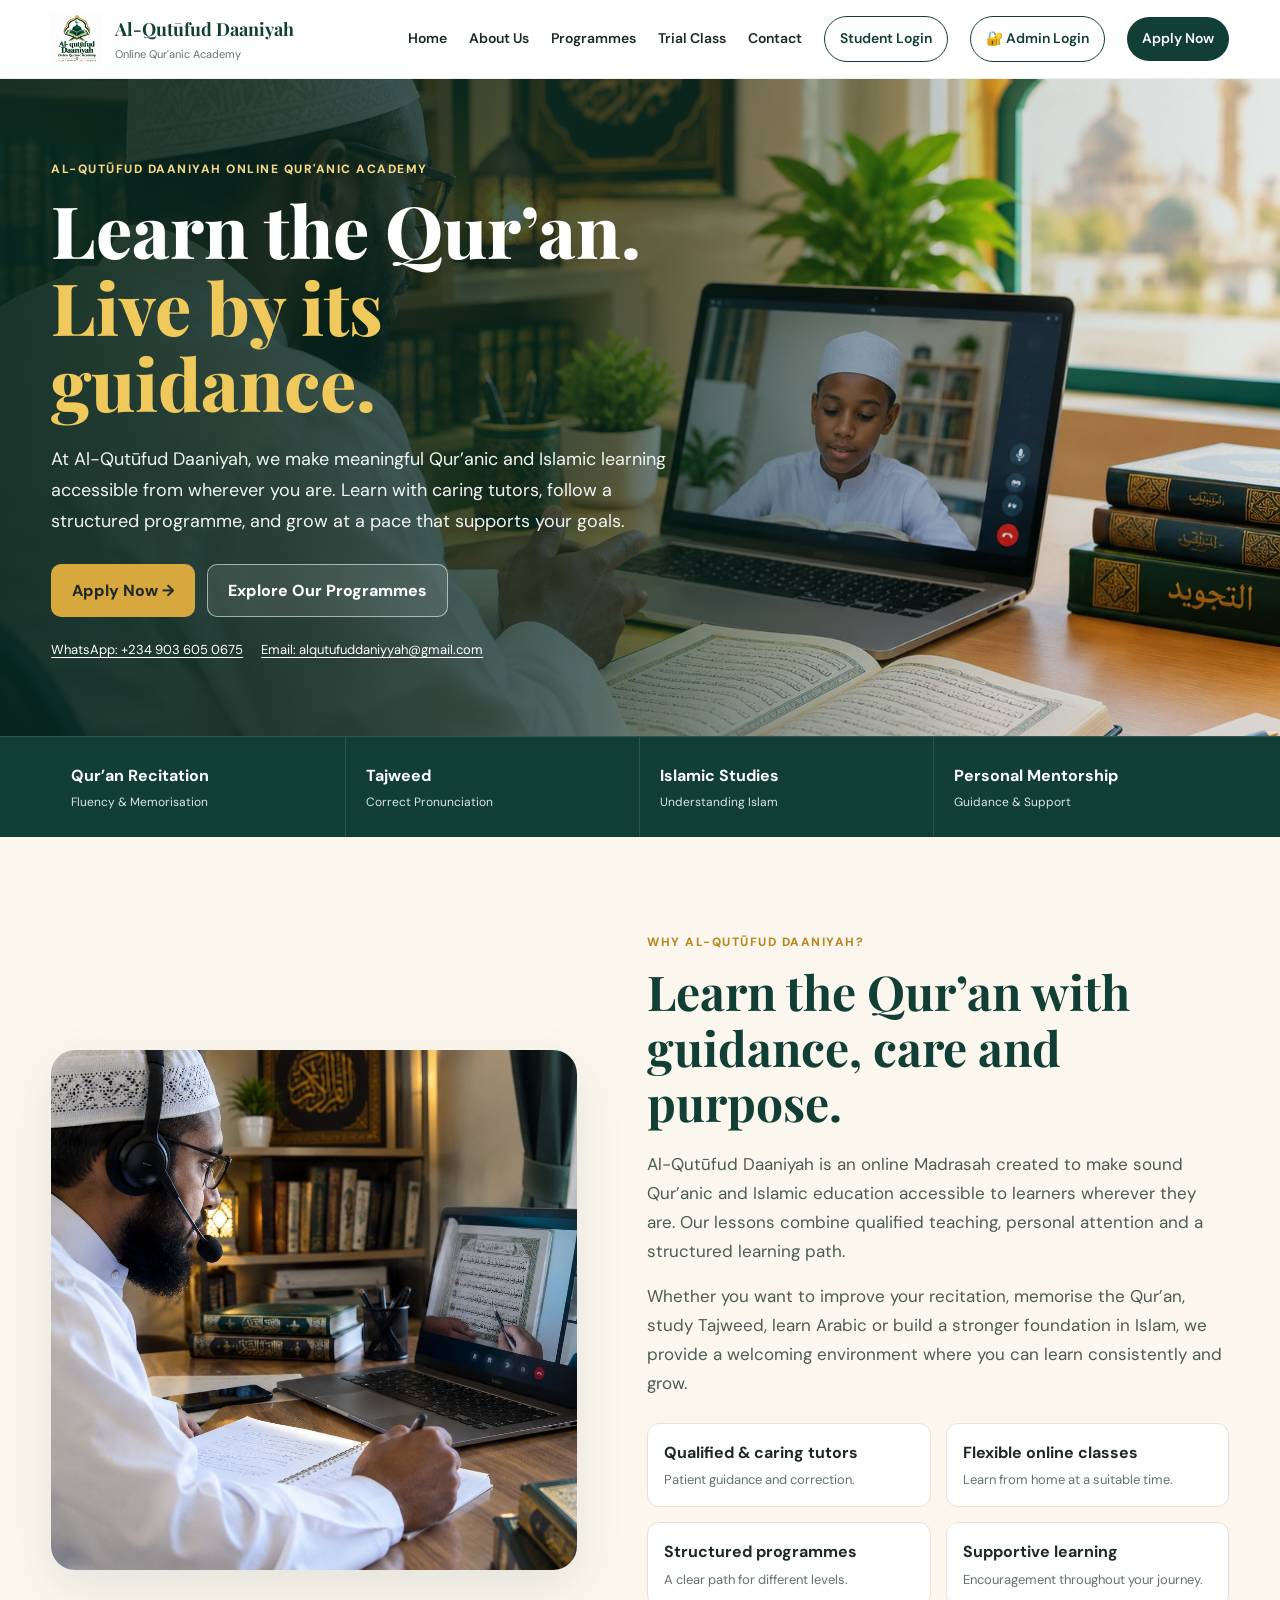
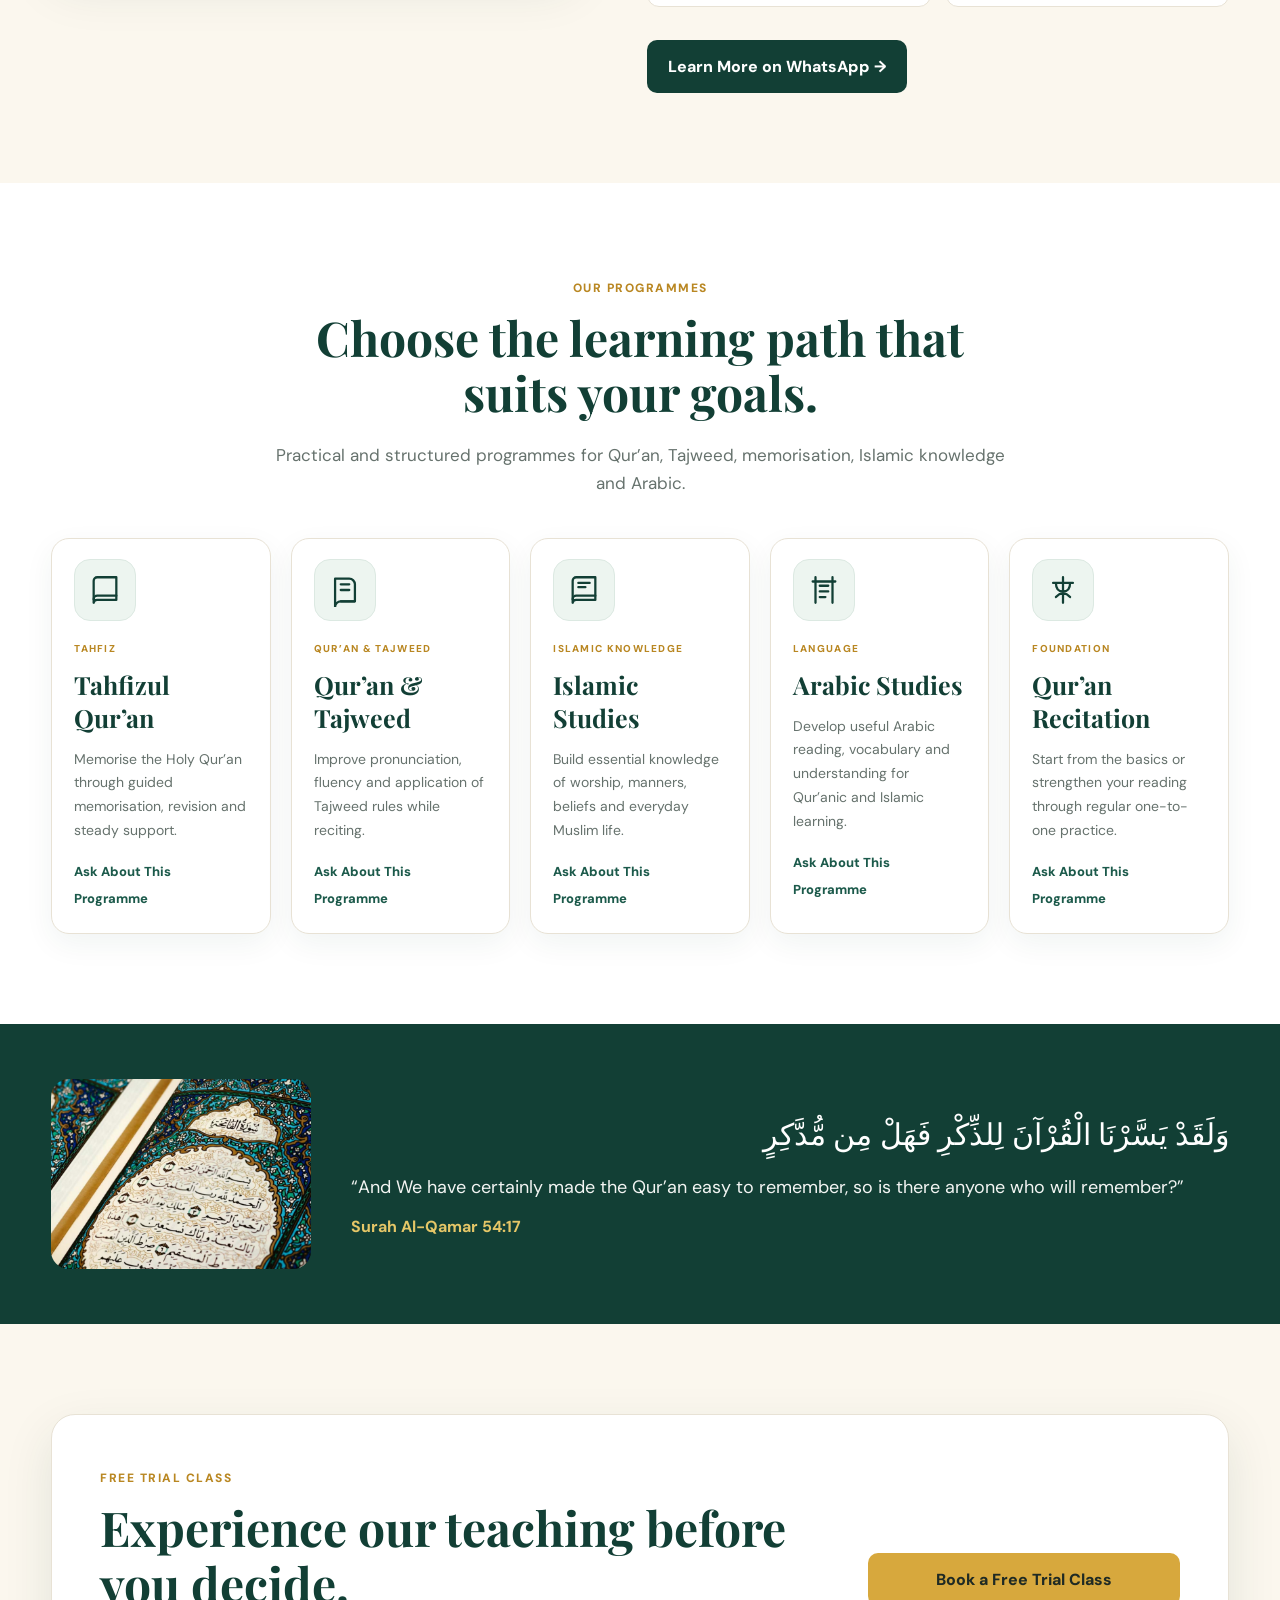
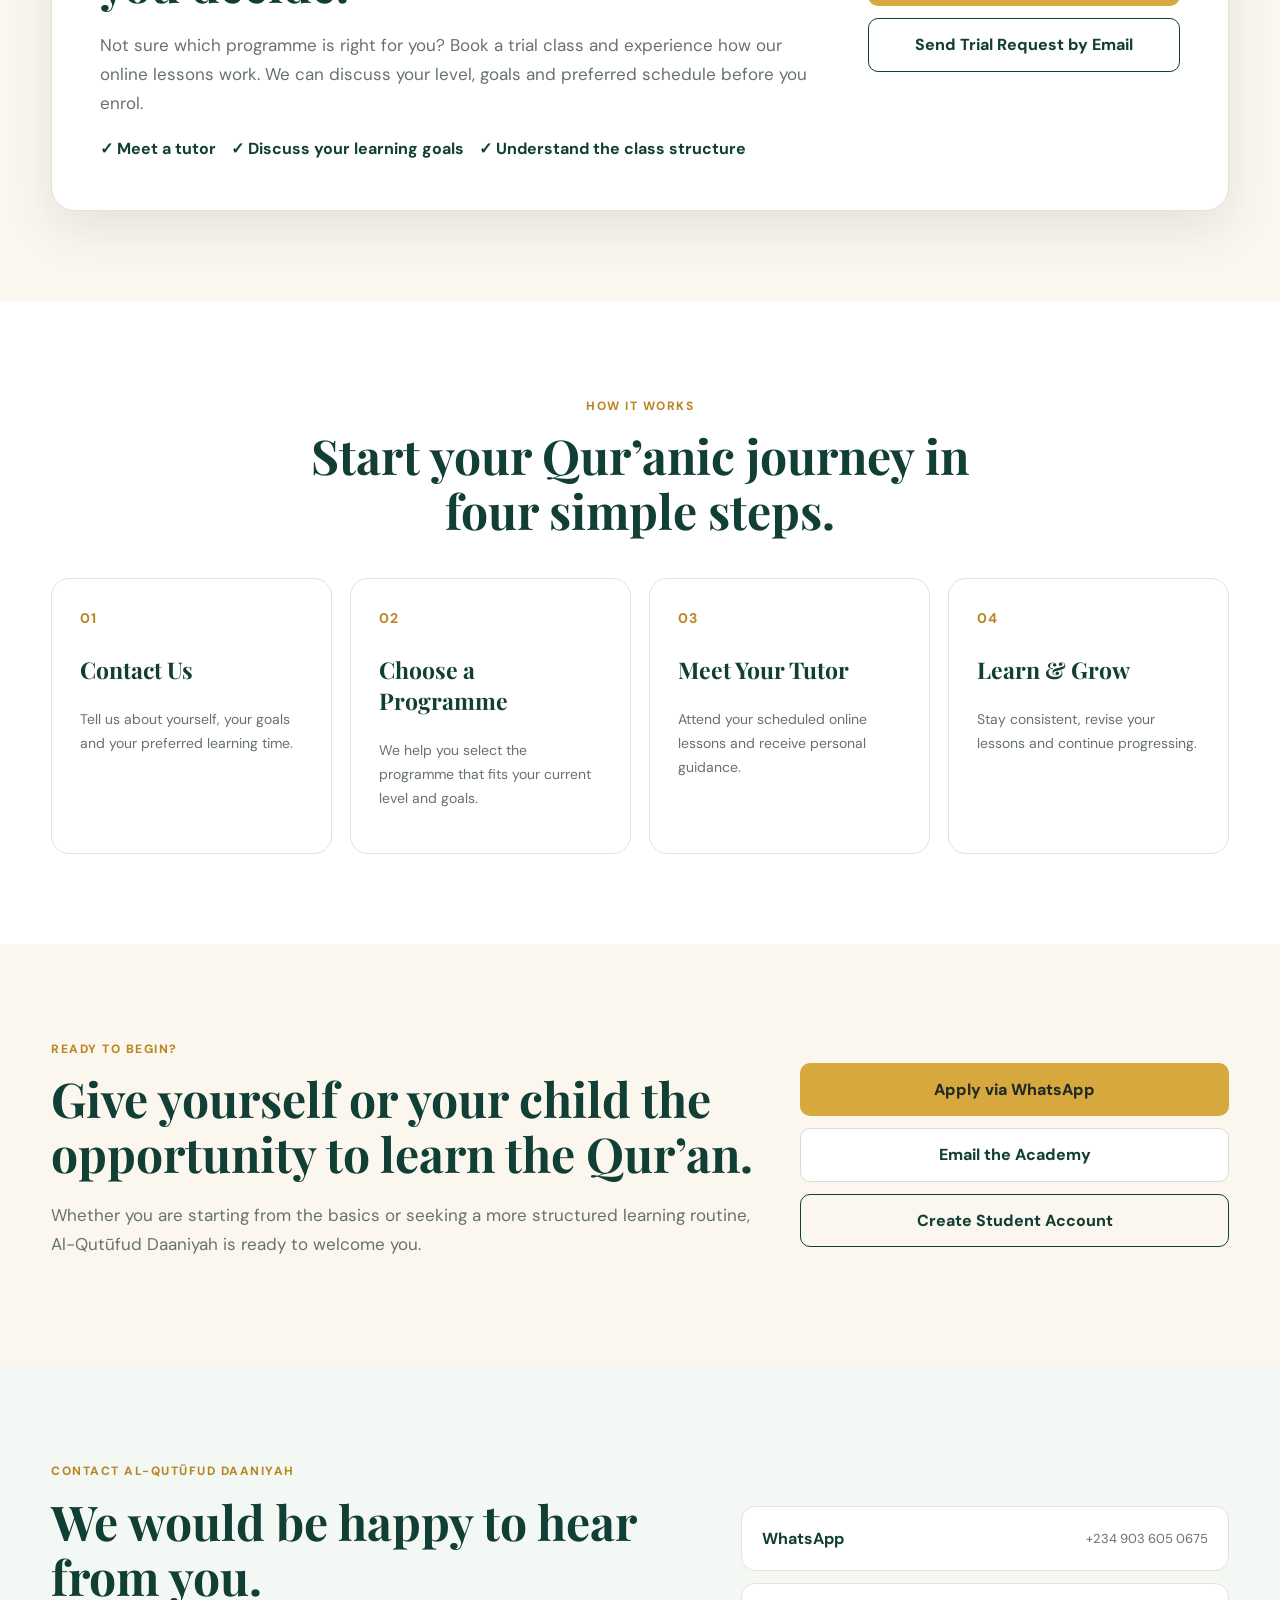
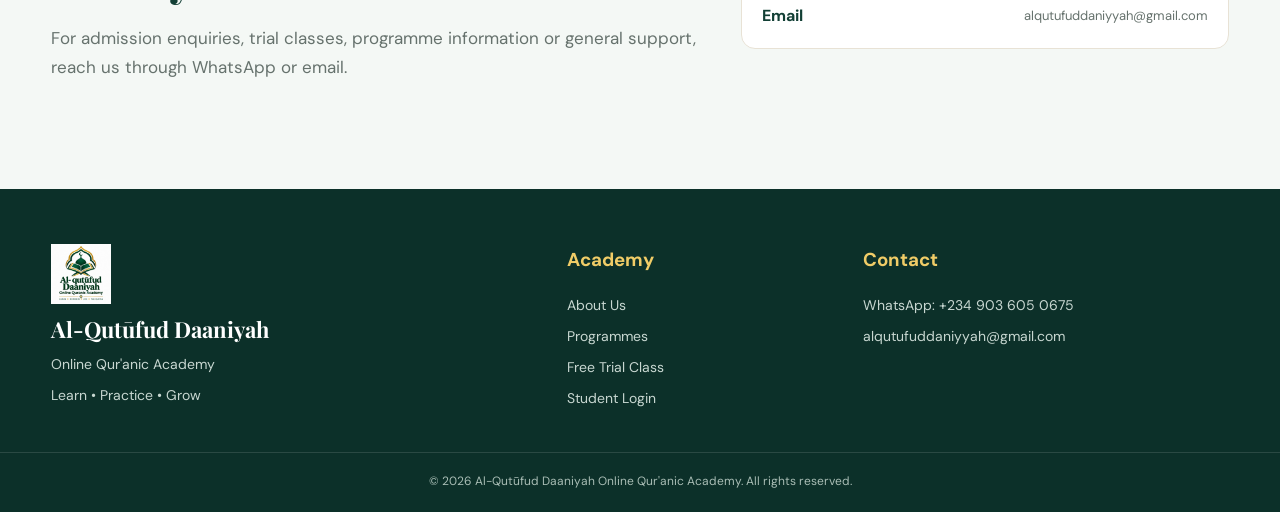
<file: index.html>
<!DOCTYPE html>
<html lang="en">
<head>
<meta charset="UTF-8"><meta name="viewport" content="width=device-width, initial-scale=1.0">
<meta name="description" content="Al-Qutūfud Daaniyah Online Qur'anic Academy — structured Qur'an, Tajweed, Tahfiz, Islamic Studies and personal mentorship online.">
<title>Al-Qutūfud Daaniyah | Online Qur'anic Academy</title>
<link rel="preconnect" href="https://fonts.googleapis.com"><link rel="preconnect" href="https://fonts.gstatic.com" crossorigin>
<link href="https://fonts.googleapis.com/css2?family=DM+Sans:wght@400;500;600;700&family=Playfair+Display:wght@600;700;800&display=swap" rel="stylesheet">
<link rel="stylesheet" href="style.css?v=10">
</head>
<body>
<header class="site-header"><div class="container nav-wrap">
<a class="brand" href="index.html"><img src="logo.png" alt="Al-Qutūfud Daaniyah logo"><span><strong>Al-Qutūfud Daaniyah</strong><small>Online Qur'anic Academy</small></span></a>
<button class="menu-btn" aria-label="Open menu">☰</button>
<nav id="nav"><a href="#home">Home</a><a href="#about">About Us</a><a href="#programmes">Programmes</a><a href="#trial">Trial Class</a><a href="#contact">Contact</a><a class="nav-login" href="student-login.html">Student Login</a><a class="nav-login" href="admin-dashboard.html">🔐 Admin Login</a><a class="nav-apply" href="#admission">Apply Now</a></nav>
</div></header>
<main>
<section id="home" class="hero-new"><div class="hero-image"><img src="hero-quran-teaching.jpg" alt="Sheikh teaching Qur'an to a student through a laptop"><div class="hero-shade"></div></div><div class="container hero-content"><div class="hero-copy"><span class="eyebrow light-eyebrow">AL-QUTŪFUD DAANIYAH ONLINE QUR'ANIC ACADEMY</span><h1>Learn the Qur’an.<br><span>Live by its guidance.</span></h1><p>At Al-Qutūfud Daaniyah, we make meaningful Qur’anic and Islamic learning accessible from wherever you are. Learn with caring tutors, follow a structured programme, and grow at a pace that supports your goals.</p><div class="hero-actions"><a class="btn gold" href="https://wa.me/2349036050675?text=Assalamu%20Alaikum%2C%20I%20would%20like%20to%20apply%20to%20Al-Qut%C5%ABfud%20Daaniyah%20Online%20Qur%27anic%20Academy." target="_blank" rel="noopener">Apply Now →</a><a class="btn glass" href="#programmes">Explore Our Programmes</a></div><div class="hero-contact"><a href="https://wa.me/2349036050675" target="_blank" rel="noopener">WhatsApp: +234 903 605 0675</a><a href="mailto:alqutufuddaniyyah@gmail.com">Email: alqutufuddaniyyah@gmail.com</a></div></div></div></section>
<section class="feature-strip"><div class="container feature-grid"><div><strong>Qur’an Recitation</strong><small>Fluency & Memorisation</small></div><div><strong>Tajweed</strong><small>Correct Pronunciation</small></div><div><strong>Islamic Studies</strong><small>Understanding Islam</small></div><div><strong>Personal Mentorship</strong><small>Guidance & Support</small></div></div></section>
<section id="about" class="section story-section"><div class="container story-grid"><div class="story-image"><img src="about-reference.jpg" alt="Student learning Qur'an online with a tutor"></div><div class="story-copy"><span class="eyebrow">WHY AL-QUTŪFUD DAANIYAH?</span><h2>Learn the Qur’an with guidance, care and purpose.</h2><p>Al-Qutūfud Daaniyah is an online Madrasah created to make sound Qur’anic and Islamic education accessible to learners wherever they are. Our lessons combine qualified teaching, personal attention and a structured learning path.</p><p>Whether you want to improve your recitation, memorise the Qur’an, study Tajweed, learn Arabic or build a stronger foundation in Islam, we provide a welcoming environment where you can learn consistently and grow.</p><div class="benefit-list"><div><strong>Qualified & caring tutors</strong><span>Patient guidance and correction.</span></div><div><strong>Flexible online classes</strong><span>Learn from home at a suitable time.</span></div><div><strong>Structured programmes</strong><span>A clear path for different levels.</span></div><div><strong>Supportive learning</strong><span>Encouragement throughout your journey.</span></div></div><a class="btn primary learn-more-btn" href="https://wa.me/2349036050675?text=Assalamu%20Alaikum%2C%20I%20would%20like%20to%20learn%20more%20about%20Al-Qut%C5%ABfud%20Daaniyah%20Online%20Qur%27anic%20Academy%2C%20its%20programmes%20and%20classes." target="_blank" rel="noopener">Learn More on WhatsApp →</a></div></div></section>
<section id="programmes" class="section programs-section"><div class="container"><div class="section-heading"><span class="eyebrow">OUR PROGRAMMES</span><h2>Choose the learning path that suits your goals.</h2><p>Practical and structured programmes for Qur’an, Tajweed, memorisation, Islamic knowledge and Arabic.</p></div><div class="program-grid five"><article class="program-card"><div class="program-icon" aria-hidden="true"><svg viewBox="0 0 24 24"><path d="M4 5.5A2.5 2.5 0 0 1 6.5 3H20v16H6.5A2.5 2.5 0 0 0 4 21V5.5Z"/><path d="M4 18.5A2.5 2.5 0 0 1 6.5 16H20"/></svg></div><div class="program-body"><span class="program-label">TAHFIZ</span><h3>Tahfizul Qur’an</h3><p>Memorise the Holy Qur’an through guided memorisation, revision and steady support.</p><a href="#trial">Ask About This Programme</a></div></article><article class="program-card"><div class="program-icon" aria-hidden="true"><svg viewBox="0 0 24 24"><path d="M5 4h10a4 4 0 0 1 4 4v12H9a4 4 0 0 0-4 4V4Z"/><path d="M9 20h10"/><path d="M9 8h6M9 12h6"/></svg></div><div class="program-body"><span class="program-label">QUR’AN & TAJWEED</span><h3>Qur’an & Tajweed</h3><p>Improve pronunciation, fluency and application of Tajweed rules while reciting.</p><a href="#trial">Ask About This Programme</a></div></article><article class="program-card"><div class="program-icon" aria-hidden="true"><svg viewBox="0 0 24 24"><path d="M4 5.5A2.5 2.5 0 0 1 6.5 3H20v16H6.5A2.5 2.5 0 0 0 4 21V5.5Z"/><path d="M4 18.5A2.5 2.5 0 0 1 6.5 16H20"/><path d="M8 7h8M8 10h5"/></svg></div><div class="program-body"><span class="program-label">ISLAMIC KNOWLEDGE</span><h3>Islamic Studies</h3><p>Build essential knowledge of worship, manners, beliefs and everyday Muslim life.</p><a href="#trial">Ask About This Programme</a></div></article><article class="program-card"><div class="program-icon" aria-hidden="true"><svg viewBox="0 0 24 24"><path d="M4 6h16M6 3v18M18 3v18"/><path d="M9 9h6M9 13h6M9 17h4"/></svg></div><div class="program-body"><span class="program-label">LANGUAGE</span><h3>Arabic Studies</h3><p>Develop useful Arabic reading, vocabulary and understanding for Qur’anic and Islamic learning.</p><a href="#trial">Ask About This Programme</a></div></article><article class="program-card"><div class="program-icon" aria-hidden="true"><svg viewBox="0 0 24 24"><path d="M12 3v18M5 7h14M7 7c0 4 2 6 5 6s5-2 5-6M7 17c1.5-1.8 3.2-2.7 5-2.7s3.5.9 5 2.7"/></svg></div><div class="program-body"><span class="program-label">FOUNDATION</span><h3>Qur’an Recitation</h3><p>Start from the basics or strengthen your reading through regular one-to-one practice.</p><a href="#trial">Ask About This Programme</a></div></article></div></div></section>
<section class="quote-band"><div class="container quote-inner"><img src="quote-quran.jpg" alt="Open Qur'an on a reading stand"><div><div class="arabic">وَلَقَدْ يَسَّرْنَا الْقُرْآنَ لِلذِّكْرِ فَهَلْ مِن مُّدَّكِرٍ</div><p>“And We have certainly made the Qur’an easy to remember, so is there anyone who will remember?”</p><span>Surah Al-Qamar 54:17</span></div></div></section>
<section id="trial" class="section trial-section"><div class="container trial-card"><div><span class="eyebrow">FREE TRIAL CLASS</span><h2>Experience our teaching before you decide.</h2><p>Not sure which programme is right for you? Book a trial class and experience how our online lessons work. We can discuss your level, goals and preferred schedule before you enrol.</p><div class="trial-points"><span>✓ Meet a tutor</span><span>✓ Discuss your learning goals</span><span>✓ Understand the class structure</span></div></div><div class="trial-actions"><a class="btn gold" href="https://wa.me/2349036050675?text=Assalamu%20Alaikum%2C%20I%20would%20like%20to%20book%20a%20free%20trial%20class%20at%20Al-Qut%C5%ABfud%20Daaniyah%20Online%20Qur%27anic%20Academy." target="_blank" rel="noopener">Book a Free Trial Class</a><a class="email-btn" href="mailto:alqutufuddaniyyah@gmail.com?subject=Free%20Trial%20Class%20Request">Send Trial Request by Email</a></div></div></section>
<section id="how" class="section steps-section"><div class="container"><div class="section-heading"><span class="eyebrow">HOW IT WORKS</span><h2>Start your Qur’anic journey in four simple steps.</h2></div><div class="steps-grid four-steps"><div class="step"><b>01</b><h3>Contact Us</h3><p>Tell us about yourself, your goals and your preferred learning time.</p></div><div class="step"><b>02</b><h3>Choose a Programme</h3><p>We help you select the programme that fits your current level and goals.</p></div><div class="step"><b>03</b><h3>Meet Your Tutor</h3><p>Attend your scheduled online lessons and receive personal guidance.</p></div><div class="step"><b>04</b><h3>Learn & Grow</h3><p>Stay consistent, revise your lessons and continue progressing.</p></div></div></div></section>
<section id="admission" class="section admission-section"><div class="container admission-cta"><div><span class="eyebrow">READY TO BEGIN?</span><h2>Give yourself or your child the opportunity to learn the Qur’an.</h2><p>Whether you are starting from the basics or seeking a more structured learning routine, Al-Qutūfud Daaniyah is ready to welcome you.</p></div><div class="cta-buttons"><a class="btn gold" href="https://wa.me/2349036050675?text=Assalamu%20Alaikum%2C%20I%20would%20like%20to%20apply%20to%20Al-Qut%C5%ABfud%20Daaniyah%20Online%20Qur%27anic%20Academy." target="_blank" rel="noopener">Apply via WhatsApp</a><a class="btn secondary" href="mailto:alqutufuddaniyyah@gmail.com?subject=Admission%20Enquiry">Email the Academy</a><a class="btn outline" href="student-login.html#register">Create Student Account</a></div></div></section>
<section id="contact" class="section contact-section"><div class="container contact-grid"><div><span class="eyebrow">CONTACT AL-QUTŪFUD DAANIYAH</span><h2>We would be happy to hear from you.</h2><p>For admission enquiries, trial classes, programme information or general support, reach us through WhatsApp or email.</p></div><div class="contact-buttons"><a class="contact-button whatsapp" href="https://wa.me/2349036050675" target="_blank" rel="noopener"><strong>WhatsApp</strong><span>+234 903 605 0675</span></a><a class="contact-button email" href="mailto:alqutufuddaniyyah@gmail.com"><strong>Email</strong><span>alqutufuddaniyyah@gmail.com</span></a></div></div></section>
</main>
<footer><div class="container footer-grid"><div><img src="logo.png" alt="Al-Qutūfud Daaniyah" class="footer-logo"><strong>Al-Qutūfud Daaniyah</strong><p>Online Qur'anic Academy</p><p>Learn • Practice • Grow</p></div><div><h3>Academy</h3><a href="#about">About Us</a><a href="#programmes">Programmes</a><a href="#trial">Free Trial Class</a><a href="student-login.html">Student Login</a></div><div><h3>Contact</h3><a href="https://wa.me/2349036050675" target="_blank" rel="noopener">WhatsApp: +234 903 605 0675</a><a href="mailto:alqutufuddaniyyah@gmail.com">alqutufuddaniyyah@gmail.com</a></div></div><div class="copyright">© <span id="year"></span> Al-Qutūfud Daaniyah Online Qur'anic Academy. All rights reserved.</div></footer>
<script src="script.js?v=10"></script>
</body></html>
</file>
<file: style.css>
:root{--green:#123f35;--green2:#1c5a4b;--cream:#fbf7ee;--gold:#d7a83d;--gold2:#b98722;--ink:#1d2925;--muted:#66726d;--white:#fff;--line:#e8e2d5;--shadow:0 18px 50px rgba(19,63,53,.10)}*{box-sizing:border-box}html{scroll-behavior:smooth}body{margin:0;font-family:'DM Sans',sans-serif;color:var(--ink);background:#fff;line-height:1.7}a{text-decoration:none;color:inherit}.container{width:min(1180px,92%);margin:auto}.site-header{position:sticky;top:0;z-index:50;background:rgba(255,255,255,.96);backdrop-filter:blur(12px);border-bottom:1px solid rgba(18,63,53,.08)}.nav-wrap{min-height:78px;display:flex;align-items:center;justify-content:space-between;gap:24px}.brand{display:flex;align-items:center;gap:12px}.brand img{width:52px;height:52px;object-fit:contain}.brand strong{display:block;font-family:'Playfair Display',serif;font-size:18px;color:var(--green)}.brand small{display:block;color:var(--muted);font-size:11px}nav{display:flex;align-items:center;gap:22px;font-size:14px;font-weight:600}nav a:hover{color:var(--gold2)}.nav-login,.nav-apply{padding:10px 15px;border-radius:999px}.nav-login{border:1px solid var(--green);color:var(--green)}.nav-apply{background:var(--green);color:white}.menu-btn{display:none;border:0;background:none;font-size:28px;color:var(--green)}.hero-new{position:relative;min-height:650px;display:flex;align-items:center;overflow:hidden;background:var(--green)}.hero-image,.hero-shade{position:absolute;inset:0}.hero-image img{width:100%;height:100%;object-fit:cover}.hero-shade{background:linear-gradient(90deg,rgba(8,40,32,.93) 0%,rgba(8,40,32,.72) 43%,rgba(8,40,32,.18) 78%,rgba(8,40,32,.1))}.hero-content{position:relative;z-index:2}.hero-copy{max-width:670px;color:#fff;padding:75px 0}.eyebrow{display:inline-block;letter-spacing:1.5px;font-size:12px;font-weight:800;color:var(--gold2);margin-bottom:12px}.light-eyebrow{color:#f4d889}.hero-copy h1{font:800 clamp(42px,6vw,72px)/1.06 'Playfair Display',serif;margin:0 0 24px}.hero-copy h1 span{color:#f0c95c}.hero-copy p{font-size:18px;max-width:650px;color:#f1f5f2;margin-bottom:28px}.hero-actions{display:flex;flex-wrap:wrap;gap:12px}.btn{display:inline-flex;justify-content:center;align-items:center;min-height:48px;padding:12px 20px;border-radius:10px;border:1px solid transparent;font-weight:800;cursor:pointer;transition:.2s}.btn:hover{transform:translateY(-1px)}.btn.gold{background:var(--gold);color:#1f2a24}.btn.primary{background:var(--green);color:#fff}.btn.secondary{background:#fff;color:var(--green);border-color:#d7ded9}.btn.outline{background:transparent;color:var(--green);border-color:var(--green)}.btn.glass{background:rgba(255,255,255,.1);color:#fff;border-color:rgba(255,255,255,.55)}.hero-contact{display:flex;gap:18px;flex-wrap:wrap;margin-top:22px;font-size:13px}.hero-contact a{text-decoration:underline;text-underline-offset:3px}.feature-strip{background:var(--green);color:#fff;border-top:1px solid rgba(255,255,255,.12)}.feature-grid{display:grid;grid-template-columns:repeat(4,1fr)}.feature-grid>div{padding:25px 20px;border-right:1px solid rgba(255,255,255,.12)}.feature-grid>div:last-child{border-right:0}.feature-grid strong,.feature-grid small{display:block}.feature-grid strong{font-size:16px}.feature-grid small{color:#d8e6e0;font-size:12px;margin-top:2px}.section{padding:90px 0}.story-section{background:var(--cream)}.story-grid{display:grid;grid-template-columns:.95fr 1.05fr;gap:70px;align-items:center}.story-image{border-radius:24px;overflow:hidden;box-shadow:var(--shadow)}.story-image img{display:block;width:100%;height:520px;object-fit:cover}.story-copy h2,.section-heading h2,.admission-cta h2,.trial-card h2,.contact-grid h2{font:700 clamp(30px,4vw,48px)/1.15 'Playfair Display',serif;color:var(--green);margin:0 0 20px}.story-copy p{font-size:17px;color:#4d5b55}.benefit-list{display:grid;grid-template-columns:1fr 1fr;gap:15px;margin:25px 0}.benefit-list>div{padding:15px 16px;background:#fff;border:1px solid var(--line);border-radius:12px}.benefit-list strong,.benefit-list span{display:block}.benefit-list span{font-size:13px;color:var(--muted);margin-top:3px}.programs-section{background:#fff}.section-heading{max-width:760px;margin:0 auto 40px;text-align:center}.section-heading p{font-size:17px;color:var(--muted)}.program-grid{display:grid;grid-template-columns:repeat(4,1fr);gap:20px}.program-grid.five{grid-template-columns:repeat(5,1fr)}.program-card{border:1px solid var(--line);border-radius:18px;overflow:hidden;background:#fff;box-shadow:0 10px 30px rgba(18,63,53,.06);transition:.2s}.program-card:hover{transform:translateY(-4px);box-shadow:var(--shadow)}.program-icon{width:62px;height:62px;margin:20px 22px 0;border-radius:16px;background:#edf5f0;display:grid;place-items:center;color:var(--green);border:1px solid #dce9e2}.program-icon svg{width:34px;height:34px;fill:none;stroke:currentColor;stroke-width:1.6;stroke-linecap:round;stroke-linejoin:round}.program-card .program-body{padding-top:12px}.learn-more-btn{margin-top:8px}.program-image{height:210px;overflow:hidden}.program-image img{width:100%;height:100%;object-fit:cover;display:block}.program-body{padding:22px}.program-label{font-size:10px;font-weight:800;letter-spacing:1.3px;color:var(--gold2)}.program-body h3{font:700 25px 'Playfair Display',serif;color:var(--green);margin:7px 0 10px}.program-body p{color:var(--muted);font-size:14px;min-height:76px}.program-body a{color:var(--green2);font-weight:800;font-size:13px}.quote-band{background:var(--green);color:#fff;padding:55px 0}.quote-inner{display:grid;grid-template-columns:260px 1fr;align-items:center;gap:40px}.quote-inner img{width:260px;height:190px;border-radius:18px;object-fit:cover}.arabic{font-family:serif;font-size:30px;line-height:1.8;direction:rtl}.quote-inner p{font-size:18px;margin:10px 0;color:#f3f5f3}.quote-inner span{color:#e5c667;font-weight:700}.trial-section{background:var(--cream)}.trial-card{display:grid;grid-template-columns:1.4fr .6fr;gap:40px;align-items:center;background:#fff;border:1px solid var(--line);border-radius:24px;padding:48px;box-shadow:var(--shadow)}.trial-card p{font-size:17px;color:var(--muted)}.trial-points{display:flex;flex-wrap:wrap;gap:15px;color:var(--green);font-weight:700}.trial-actions{display:flex;flex-direction:column;gap:12px}.email-btn{text-align:center;border:1px solid var(--green);padding:12px 20px;border-radius:10px;color:var(--green);font-weight:800}.steps-section{background:#fff}.steps-grid{display:grid;grid-template-columns:repeat(4,1fr);gap:18px}.step{padding:28px;border:1px solid var(--line);border-radius:18px;background:#fff}.step b{display:block;color:var(--gold2);font-size:14px;letter-spacing:1px}.step h3{color:var(--green);font:700 23px 'Playfair Display',serif}.step p{color:var(--muted);font-size:14px}.admission-section{background:var(--cream)}.admission-cta{display:grid;grid-template-columns:1.25fr .75fr;gap:35px;align-items:center}.admission-cta p{font-size:17px;color:var(--muted)}.cta-buttons{display:flex;flex-direction:column;gap:12px}.contact-section{background:#f4f8f5}.contact-grid{display:grid;grid-template-columns:1fr .75fr;gap:40px;align-items:center}.contact-grid p{font-size:17px;color:var(--muted)}.contact-buttons{display:grid;gap:12px}.contact-button{padding:18px 20px;border-radius:14px;background:#fff;border:1px solid var(--line);display:flex;justify-content:space-between;gap:15px;align-items:center}.contact-button strong{color:var(--green)}.contact-button span{font-size:13px;color:var(--muted)}footer{background:#0c3029;color:#e7eee9;padding:55px 0 20px}.footer-grid{display:grid;grid-template-columns:1.3fr .7fr 1fr;gap:40px}.footer-logo{width:60px;height:60px;object-fit:contain;display:block;margin-bottom:10px}.footer-grid strong{font:700 22px 'Playfair Display',serif;color:#fff}.footer-grid p,.footer-grid a{display:block;color:#c8d7d1;font-size:14px;margin:7px 0}.footer-grid h3{color:#f0cc67;margin-top:0}.copyright{text-align:center;border-top:1px solid rgba(255,255,255,.12);margin-top:35px;padding-top:18px;font-size:12px;color:#a9bdb5}.login-main{min-height:calc(100vh - 78px);background:var(--cream);padding:55px 0}.login-layout{display:grid;grid-template-columns:1fr .85fr;gap:28px;align-items:stretch}.login-visual{position:relative;min-height:650px;border-radius:22px;overflow:hidden}.login-visual img{width:100%;height:100%;object-fit:cover;position:absolute}.login-overlay{position:absolute;inset:auto 0 0;padding:35px;background:linear-gradient(transparent,rgba(8,40,32,.92));color:#fff}.login-overlay h1{font:700 44px 'Playfair Display',serif;margin:5px 0 10px}.auth-panel{background:#fff;border:1px solid var(--line);border-radius:22px;padding:34px;box-shadow:var(--shadow)}.auth-switch{display:grid;grid-template-columns:1fr 1fr;border-bottom:1px solid var(--line);margin-bottom:25px}.switch-btn{border:0;background:none;padding:13px;font-weight:800;color:var(--muted);cursor:pointer}.switch-btn.active{color:var(--green);border-bottom:3px solid var(--gold)}.auth-box{display:none}.auth-box.active{display:block}.auth-box h2{font:700 34px 'Playfair Display',serif;color:var(--green);margin:5px 0}.auth-box p{color:var(--muted)}form{display:grid;gap:15px}label{display:grid;gap:7px;font-weight:700;font-size:13px;color:var(--green)}input,select{width:100%;border:1px solid #d8dfda;border-radius:10px;padding:13px 14px;font:inherit;outline:none;background:#fff}input:focus,select:focus{border-color:var(--gold)}.form-grid{display:grid;grid-template-columns:1fr 1fr;gap:12px}.auth-message{min-height:24px;color:#a23a2a;font-size:13px;margin:16px 0}.auth-message.success{color:#24704e}.login-help{border-top:1px solid var(--line);padding-top:18px;display:flex;gap:12px;flex-wrap:wrap;font-size:13px}.login-help a{color:var(--green);font-weight:800}.back-home{font-weight:800;color:var(--green)}.student-main{min-height:calc(100vh - 78px);background:var(--cream);padding:35px 0 80px}.student-nav{display:flex;align-items:center;gap:15px}.top-notification{background:var(--green);color:#fff;border-radius:15px;padding:17px 20px;display:flex;align-items:center;gap:15px;margin-bottom:28px;box-shadow:var(--shadow)}.notification-icon{width:38px;height:38px;border-radius:50%;background:var(--gold);color:#17352d;display:grid;place-items:center;font-weight:900}.notification-copy{display:grid}.notification-copy span{font-size:13px;color:#d9e8e2}.notification-close{margin-left:auto;border:0;background:transparent;color:#fff;font-size:25px;cursor:pointer}.dashboard-page{background:#fff;border:1px solid var(--line);border-radius:24px;padding:35px;box-shadow:var(--shadow)}.dashboard-head h1{font:700 clamp(32px,5vw,52px) 'Playfair Display',serif;color:var(--green);margin:0}.dashboard-head p{color:var(--muted)}.dashboard-cards{display:grid;grid-template-columns:1fr 1fr;gap:15px;margin:25px 0 40px}.dash-card{padding:22px;background:var(--cream);border-radius:15px}.dash-card span{display:block;color:var(--muted);font-size:12px}.dash-card strong{display:block;color:var(--green);font-size:18px;margin-top:5px}.portal-subheading h2{font:700 32px 'Playfair Display',serif;color:var(--green);margin:0}.portal-subheading p{color:var(--muted)}.classes-list{display:grid;gap:12px}.class-card{display:flex;justify-content:space-between;align-items:center;gap:20px;padding:20px;border:1px solid var(--line);border-radius:15px}.class-card h4{font-size:20px;margin:3px 0}.class-card p{margin:3px 0;color:var(--muted);font-size:13px}.student-tools{display:grid;grid-template-columns:repeat(4,1fr);gap:15px;margin-top:30px}.student-tools article{padding:20px;border:1px solid var(--line);border-radius:15px}.student-tools article span{font-weight:800;color:var(--gold2);font-size:12px}.student-tools h3{color:var(--green);margin:8px 0}.student-tools p{font-size:13px;color:var(--muted)}.dashboard-quote{text-align:center;background:var(--green);color:#fff;padding:28px;border-radius:18px;margin-top:30px}.empty-card{padding:25px;border:1px dashed #cfd8d2;border-radius:15px;color:var(--muted)}.empty-card strong{color:var(--green);display:block;margin-bottom:5px}.muted{color:var(--muted)}@media(max-width:950px){nav{display:none;position:absolute;top:78px;left:0;right:0;background:#fff;padding:18px;box-shadow:0 15px 25px rgba(0,0,0,.08);flex-direction:column;align-items:stretch}.menu-btn{display:block}nav.open{display:flex}.feature-grid,.program-grid,.program-grid.five,.steps-grid,.student-tools{grid-template-columns:1fr 1fr}.story-grid,.trial-card,.admission-cta,.contact-grid,.login-layout{grid-template-columns:1fr}.story-image img{height:420px}.login-visual{min-height:420px}.quote-inner{grid-template-columns:1fr}.quote-inner img{width:100%;height:250px}.trial-actions{max-width:450px}.footer-grid{grid-template-columns:1fr 1fr}}@media(max-width:620px){.container{width:min(94%,1180px)}.brand small{display:none}.brand img{width:45px;height:45px}.hero-new{min-height:680px}.hero-copy{padding:55px 0}.hero-copy h1{font-size:43px}.hero-copy p{font-size:16px}.hero-actions,.hero-contact{flex-direction:column;align-items:stretch}.feature-grid,.program-grid,.program-grid.five,.steps-grid,.dashboard-cards,.student-tools,.form-grid,.footer-grid{grid-template-columns:1fr}.feature-grid>div{border-right:0;border-bottom:1px solid rgba(255,255,255,.12)}.section{padding:65px 0}.story-image img{height:330px}.story-copy p{font-size:15px}.benefit-list{grid-template-columns:1fr}.program-image{height:200px}.trial-card,.auth-panel,.dashboard-page{padding:24px}.quote-inner .arabic{font-size:23px}.admission-cta h2,.contact-grid h2{font-size:34px}.contact-button{flex-direction:column;align-items:flex-start}.login-main{padding:25px 0}.login-visual{min-height:350px}.login-overlay h1{font-size:34px}.student-nav .back-home{display:none}.class-card{flex-direction:column;align-items:flex-start}.class-card .btn{width:100%}}
</file>
